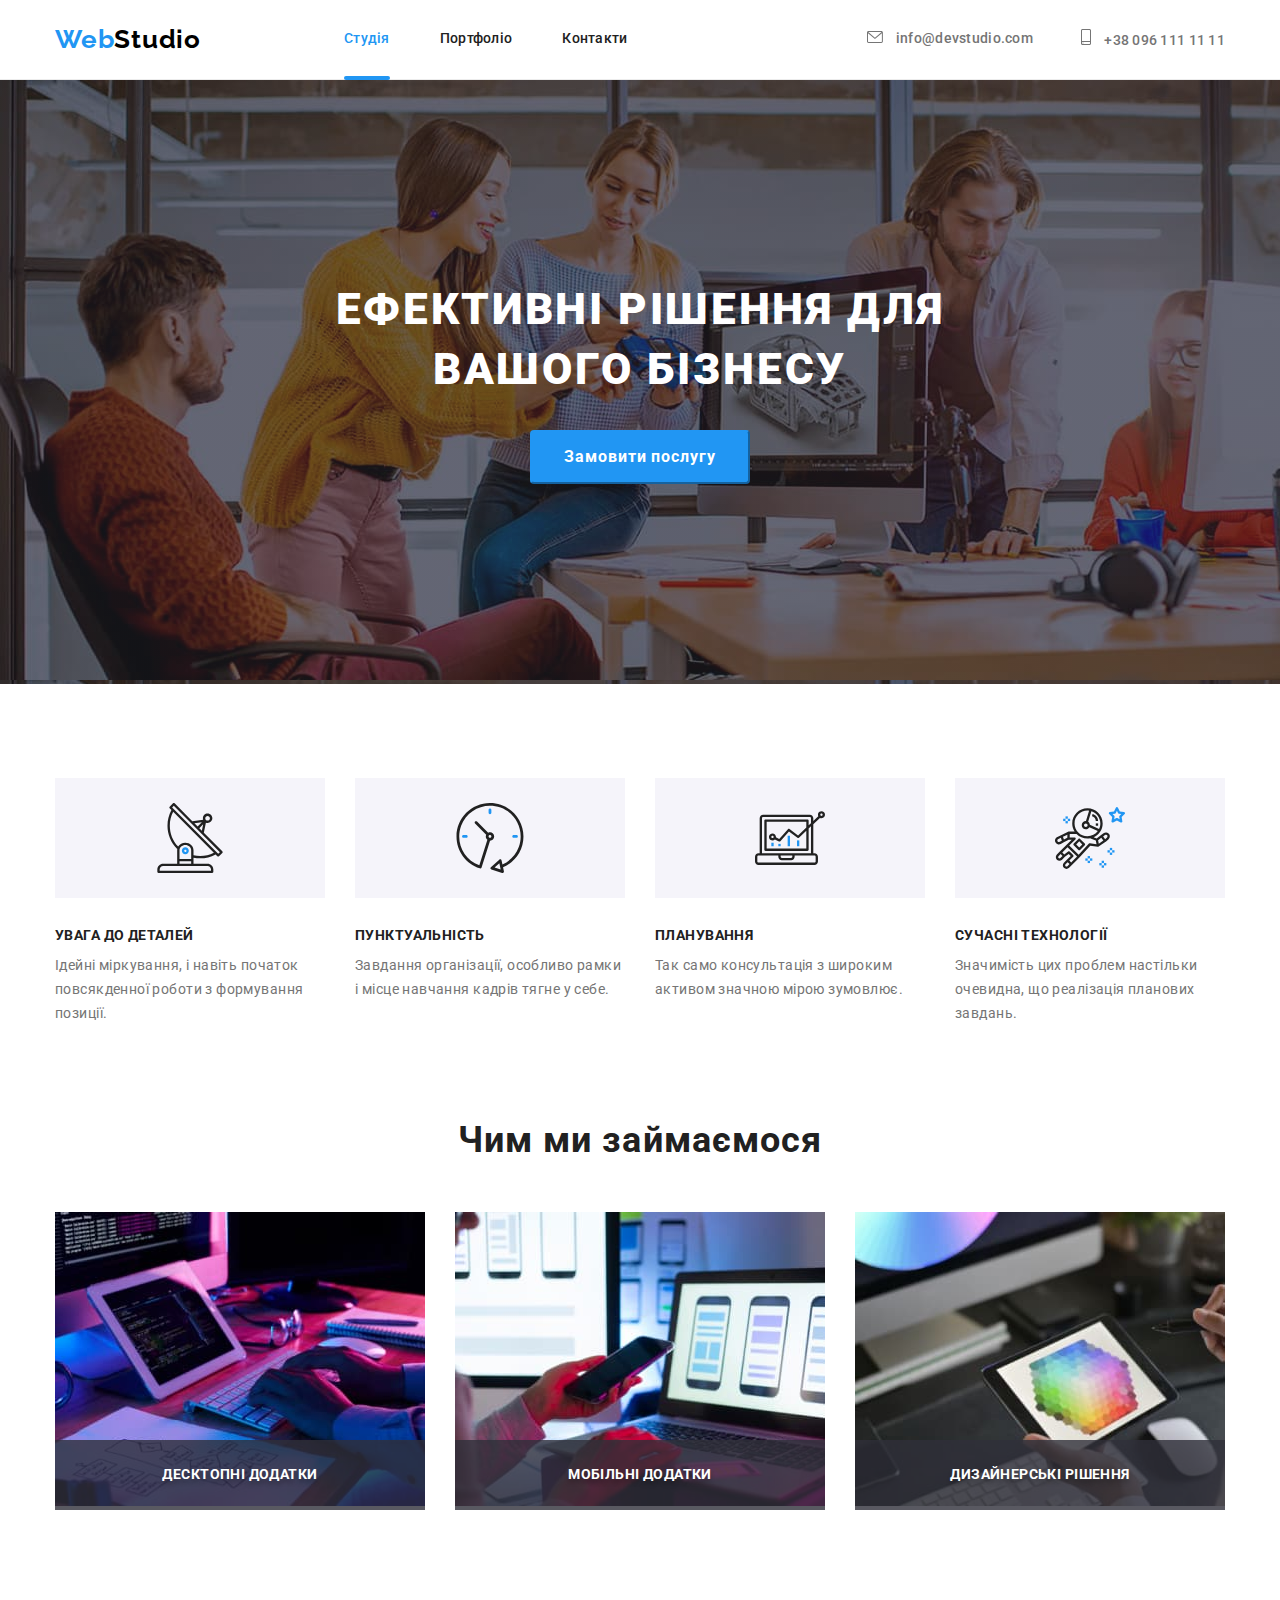
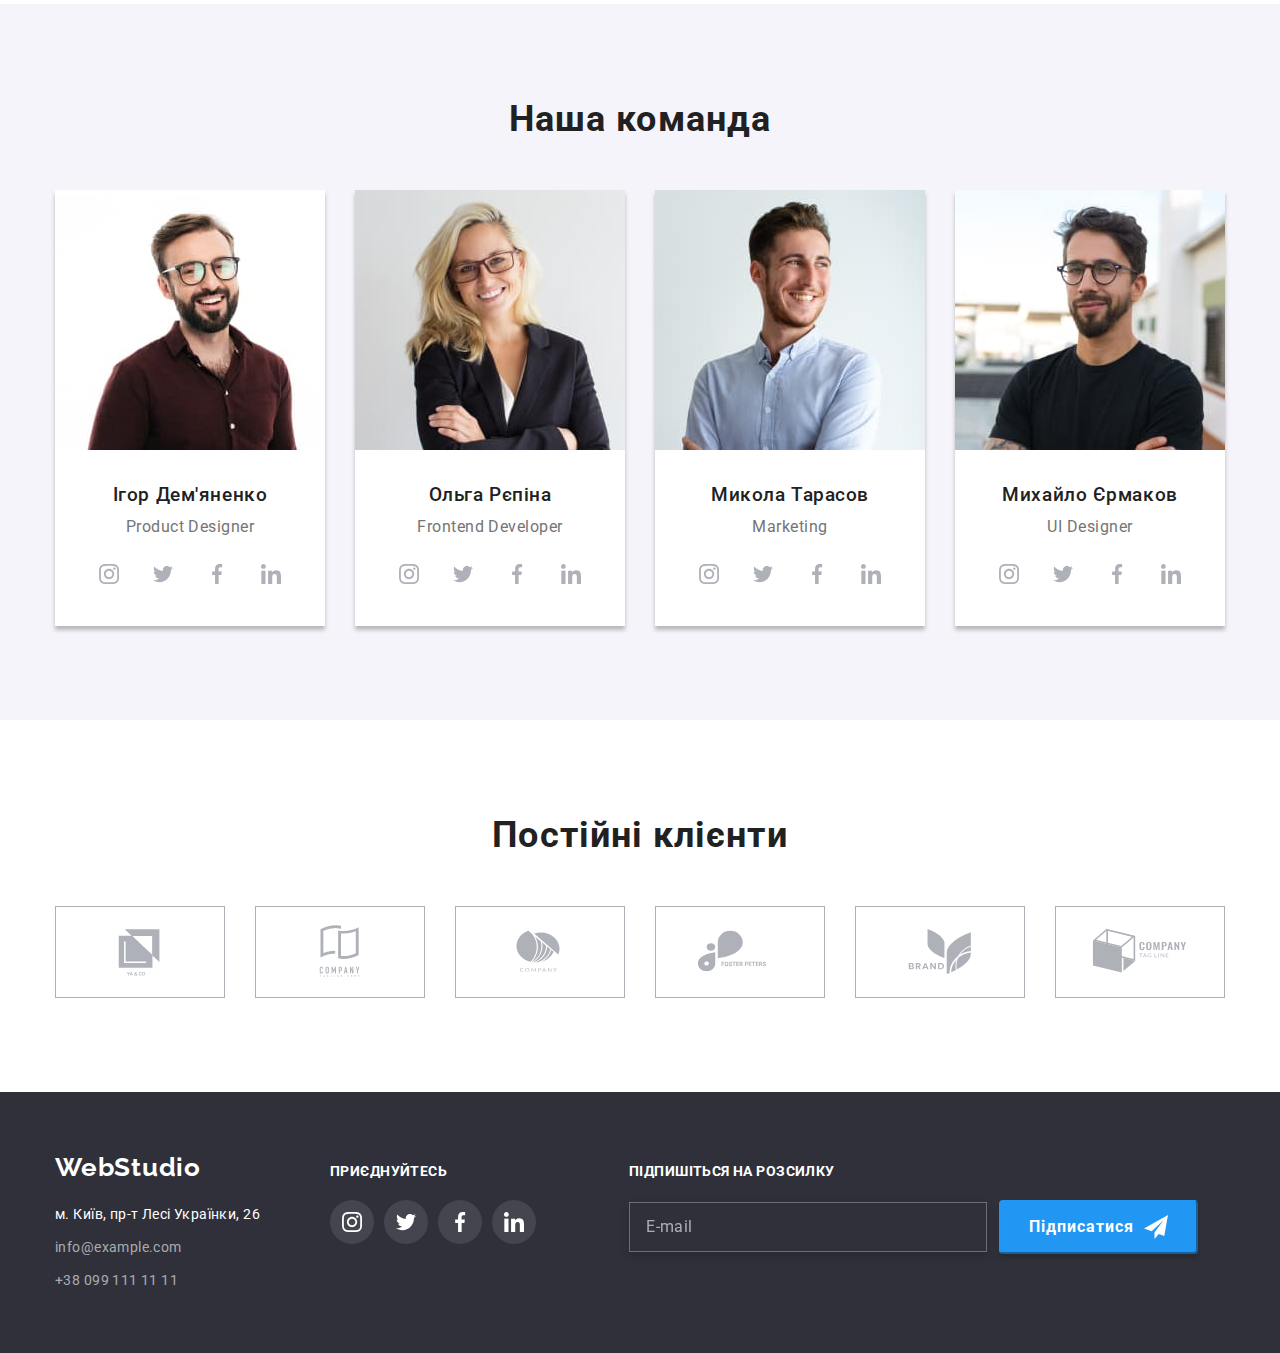
<file: index.html>
<!DOCTYPE html>
<html lang="uk">
  <head>
    <meta charset="UTF-8" />
    <meta http-equiv="X-UA-Compatible" content="IE=edge" />
    <meta name="viewport" content="width=device-width, initial-scale=1.0" />
    <title>Studio</title>
    <link rel="preconnect" href="https://fonts.googleapis.com" />
    <link rel="preconnect" href="https://fonts.gstatic.com" crossorigin />
    <link
      href="https://fonts.googleapis.com/css2?family=Raleway:wght@700;900&family=Roboto:wght@400;500;700;900&display=swap"
      rel="stylesheet"
    />
    <link
      rel="stylesheet"
      href="https://cdnjs.cloudflare.com/ajax/libs/modern-normalize/1.1.0/modern-normalize.min.css"
    />
    <link rel="stylesheet" href="./css/main.min.css" />
  </head>
  <body>
    <header class="header">
      <div class="container header__container">
        <nav class="navigation">
          <ul class="navigation__list list">
            <li class="navigation__item">
              <a href="" class="logo header__logo link"
                ><span class="logo--accent">Web</span>Studio</a
              >
            </li>
            <li class="navigation__item">
              <a href="" class="navigation__link link current">Студія</a>
            </li>
            <li class="navigation__item">
              <a href="./portfolio.html" class="navigation__link link"
                >Портфоліо</a
              >
            </li>
            <li class="navigation__item">
              <a href="" class="navigation__link link">Контакти</a>
            </li>
          </ul>
        </nav>
        <ul class="contacts__list list">
          <li class="contacts__item">
            <a href="mailto:info@devstudio.com" class="contacts__link link"
              ><svg class="contacts__icon" width="16" height="12">
                <use href="./images/symbol-defs.svg#icon-envelope"></use>
              </svg>
              info@devstudio.com
            </a>
          </li>
          <li class="contacts__item">
            <a href="tel:+380961111111" class="contacts__link link"
              ><svg class="contacts__icon" width="10" height="16">
                <use href="./images/symbol-defs.svg#icon-smartphone"></use>
              </svg>
              +38 096 111 11 11</a
            >
          </li>
        </ul>
      </div>
    </header>
    <main>
      <section class="hero">
        <div class="container hero__container">
          <h1 class="hero__title">Ефективні рішення для вашого бізнесу</h1>
          <button type="button" class="button hero__button" data-modal-open>
            Замовити послугу
          </button>
        </div>
      </section>
      <section class="advantages">
        <div class="container advantages__container">
          <h2 class="visually-hidden">Наші переваги</h2>
          <ul class="cards list">
            <li class="cards__item">
              <div class="cards__img">
                <svg class="cards__icon" width="70" height="70">
                  <use href="./images/symbol-defs.svg#icon-antenna"></use>
                </svg>
              </div>
              <h3 class="cards__title">Увага до деталей</h3>
              <p class="cards__text">
                Ідейні міркування, і навіть початок повсякденної роботи з
                формування позиції.
              </p>
            </li>
            <li class="cards__item">
              <div class="cards__img">
                <svg class="cards__icon" width="70" height="70">
                  <use href="./images/symbol-defs.svg#icon-clock"></use>
                </svg>
              </div>
              <h3 class="cards__title">Пунктуальність</h3>
              <p class="cards__text">
                Завдання організації, особливо рамки і місце навчання кадрів
                тягне у себе.
              </p>
            </li>
            <li class="cards__item">
              <div class="cards__img">
                <svg class="cards__icon" width="70" height="70">
                  <use href="./images/symbol-defs.svg#icon-diagram"></use>
                </svg>
              </div>
              <h3 class="cards__title">Планування</h3>
              <p class="cards__text">
                Так само консультація з широким активом значною мірою зумовлює.
              </p>
            </li>
            <li class="cards__item">
              <div class="cards__img">
                <svg class="cards__icon" width="70" height="70">
                  <use href="./images/symbol-defs.svg#icon-astronaut"></use>
                </svg>
              </div>
              <h3 class="cards__title">Сучасні технології</h3>
              <p class="cards__text">
                Значимість цих проблем настільки очевидна, що реалізація
                планових завдань.
              </p>
            </li>
          </ul>
        </div>
      </section>
      <section class="activity">
        <div class="container activity__container">
          <h2 class="activity__title">Чим ми займаємося</h2>
          <ul class="products-set list">
            <li class="products-set__item">
              <div class="products-set__img-wrap">
                <img
                  class="products-set__img"
                  src="./images/solution1.jpg"
                  alt="coding"
                  width="370"
                  height="294"
                />
                <div class="products-set__overlay">
                  <p class="products-set__text">Десктопні додатки</p>
                </div>
              </div>
            </li>
            <li class="products-set__item">
              <div class="products-set__img-wrap">
                <img
                  class="products-set__img"
                  src="./images/solution2.jpg"
                  alt="program-designing"
                  width="370"
                  height="294"
                />
                <div class="products-set__overlay">
                  <p class="products-set__text">Мобільні додатки</p>
                </div>
              </div>
            </li>
            <li class="products-set__item">
              <div class="products-set__img-wrap">
                <img
                  class="products-set__img"
                  src="./images/solution3.jpg"
                  alt="design"
                  width="370"
                  height="294"
                />
                <div class="products-set__overlay">
                  <p class="products-set__text">Дизайнерські рішення</p>
                </div>
              </div>
            </li>
          </ul>
        </div>
      </section>
      <section class="team">
        <div class="container team__container">
          <h2 class="team__title">Наша команда</h2>
          <ul class="cards-set list">
            <li class="cards-set__item">
              <img
                class="cards-set__img"
                src="./images/team1.jpg"
                alt="team_member_1"
                width="270"
                height="260"
              />
              <div class="cards-set__content">
                <h3 class="cards-set__title">Ігор Дем'яненко</h3>
                <p lang="en" class="cards-set__text">Product Designer</p>
                <ul class="social-icons list">
                  <li class="social-icons__item">
                    <a href="" class="social-icons__link link">
                      <svg class="social-icons__icon" width="20" height="20">
                        <use
                          href="./images/symbol-defs.svg#icon-instagram"
                        ></use>
                      </svg>
                    </a>
                  </li>
                  <li class="social-icons__item">
                    <a href="" class="social-icons__link link">
                      <svg class="social-icons__icon" width="20" height="20">
                        <use href="./images/symbol-defs.svg#icon-twitter"></use>
                      </svg>
                    </a>
                  </li>
                  <li class="social-icons__item">
                    <a href="" class="social-icons__link link">
                      <svg class="social-icons__icon" width="20" height="20">
                        <use
                          href="./images/symbol-defs.svg#icon-facebook"
                        ></use>
                      </svg>
                    </a>
                  </li>
                  <li class="social-icons__item">
                    <a href="" class="social-icons__link link">
                      <svg class="social-icons__icon" width="20" height="20">
                        <use
                          href="./images/symbol-defs.svg#icon-linkedin"
                        ></use>
                      </svg>
                    </a>
                  </li>
                </ul>
              </div>
            </li>
            <li class="cards-set__item">
              <img
                class="cards-set__img"
                src="./images/team2.jpg"
                alt="team_member_2"
                width="270"
                height="260"
              />
              <div class="cards-set__content">
                <h3 class="cards-set__title">Ольга Рєпіна</h3>
                <p lang="en" class="cards-set__text">Frontend Developer</p>
                <ul class="social-icons list">
                  <li class="social-icons__item">
                    <a href="" class="social-icons__link link">
                      <svg class="social-icons__icon" width="20" height="20">
                        <use
                          href="./images/symbol-defs.svg#icon-instagram"
                        ></use>
                      </svg>
                    </a>
                  </li>
                  <li class="social-icons__item">
                    <a href="" class="social-icons__link link">
                      <svg class="social-icons__icon" width="20" height="20">
                        <use href="./images/symbol-defs.svg#icon-twitter"></use>
                      </svg>
                    </a>
                  </li>
                  <li class="social-icons__item">
                    <a href="" class="social-icons__link link">
                      <svg class="social-icons__icon" width="20" height="20">
                        <use
                          href="./images/symbol-defs.svg#icon-facebook"
                        ></use>
                      </svg>
                    </a>
                  </li>
                  <li class="social-icons__item">
                    <a href="" class="social-icons__link link">
                      <svg class="social-icons__icon" width="20" height="20">
                        <use
                          href="./images/symbol-defs.svg#icon-linkedin"
                        ></use>
                      </svg>
                    </a>
                  </li>
                </ul>
              </div>
            </li>
            <li class="cards-set__item">
              <img
                class="cards-set__img"
                src="./images/team3.jpg"
                alt="team_member_3"
                width="270"
                height="260"
              />
              <div class="cards-set__content">
                <h3 class="cards-set__title">Микола Тарасов</h3>
                <p lang="en" class="cards-set__text">Marketing</p>
                <ul class="social-icons list">
                  <li class="social-icons__item">
                    <a href="" class="social-icons__link link">
                      <svg class="social-icons__icon" width="20" height="20">
                        <use
                          href="./images/symbol-defs.svg#icon-instagram"
                        ></use>
                      </svg>
                    </a>
                  </li>
                  <li class="social-icons__item">
                    <a href="" class="social-icons__link link">
                      <svg class="social-icons__icon" width="20" height="20">
                        <use href="./images/symbol-defs.svg#icon-twitter"></use>
                      </svg>
                    </a>
                  </li>
                  <li class="social-icons__item">
                    <a href="" class="social-icons__link link">
                      <svg class="social-icons__icon" width="20" height="20">
                        <use
                          href="./images/symbol-defs.svg#icon-facebook"
                        ></use>
                      </svg>
                    </a>
                  </li>
                  <li class="social-icons__item">
                    <a href="" class="social-icons__link link">
                      <svg class="social-icons__icon" width="20" height="20">
                        <use
                          href="./images/symbol-defs.svg#icon-linkedin"
                        ></use>
                      </svg>
                    </a>
                  </li>
                </ul>
              </div>
            </li>
            <li class="cards-set__item">
              <img
                class="cards-set__img"
                src="./images/team4.jpg"
                alt="team_member_4"
                width="270"
                height="260"
              />
              <div class="cards-set__content">
                <h3 class="cards-set__title">Михайло Єрмаков</h3>
                <p lang="en" class="cards-set__text">UI Designer</p>
                <ul class="social-icons list">
                  <li class="social-icons__item">
                    <a href="" class="social-icons__link link">
                      <svg class="social-icons__icon" width="20" height="20">
                        <use
                          href="./images/symbol-defs.svg#icon-instagram"
                        ></use>
                      </svg>
                    </a>
                  </li>
                  <li class="social-icons__item">
                    <a href="" class="social-icons__link link">
                      <svg class="social-icons__icon" width="20" height="20">
                        <use href="./images/symbol-defs.svg#icon-twitter"></use>
                      </svg>
                    </a>
                  </li>
                  <li class="social-icons__item">
                    <a href="" class="social-icons__link link">
                      <svg class="social-icons__icon" width="20" height="20">
                        <use
                          href="./images/symbol-defs.svg#icon-facebook"
                        ></use>
                      </svg>
                    </a>
                  </li>
                  <li class="social-icons__item">
                    <a href="" class="social-icons__link link">
                      <svg class="social-icons__icon" width="20" height="20">
                        <use
                          href="./images/symbol-defs.svg#icon-linkedin"
                        ></use>
                      </svg>
                    </a>
                  </li>
                </ul>
              </div>
            </li>
          </ul>
        </div>
      </section>
      <section class="clients">
        <div class="container clients__container">
          <h2 class="clients__title">Постійні клієнти</h2>
          <ul class="cards-list list">
            <li class="cards-list__item">
              <a href="" class="cards-list__link link">
                <svg class="cards-list__icon" width="106" height="60">
                  <use href="./images/symbol-defs.svg#icon-logo-1"></use>
                </svg>
              </a>
            </li>
            <li class="cards-list__item">
              <a href="" class="cards-list__link link">
                <svg class="cards-list__icon" width="106" height="60">
                  <use href="./images/symbol-defs.svg#icon-logo-2"></use>
                </svg>
              </a>
            </li>
            <li class="cards-list__item">
              <a href="" class="cards-list__link link">
                <svg class="cards-list__icon" width="106" height="60">
                  <use href="./images/symbol-defs.svg#icon-logo-3"></use>
                </svg>
              </a>
            </li>
            <li class="cards-list__item">
              <a href="" class="cards-list__link link">
                <svg class="cards-list__icon" width="106" height="60">
                  <use href="./images/symbol-defs.svg#icon-logo-4"></use>
                </svg>
              </a>
            </li>
            <li class="cards-list__item">
              <a href="" class="cards-list__link link">
                <svg class="cards-list__icon" width="106" height="60">
                  <use href="./images/symbol-defs.svg#icon-logo-5"></use>
                </svg>
              </a>
            </li>
            <li class="cards-list__item">
              <a href="" class="cards-list__link link">
                <svg class="cards-list__icon" width="106" height="60">
                  <use href="./images/symbol-defs.svg#icon-logo-6"></use>
                </svg>
              </a>
            </li>
          </ul>
        </div>
      </section>
    </main>
    <footer class="footer">
      <div class="container footer__container">
        <div class="address-wrap">
          <a href="" class="logo footer__logo link"
            ><span class="logo-accent">Web</span>Studio</a
          >
          <address class="address">
            <ul class="address__list list">
              <li class="address__item">
                <a
                  href="https://goo.gl/maps/ePNzgXtJ5XjrzMhz8"
                  class="address__link link"
                  target="_blank"
                  rel="noopener nofollow noreferrer"
                  >м. Київ, пр-т Лесі Українки, 26</a
                >
              </li>
              <li class="address__item">
                <a class="address__contacts link" href="mailto:info@example.com"
                  >info@example.com</a
                >
              </li>
              <li class="address__item">
                <a class="address__contacts link" href="tel:+380991111111"
                  >+38 099 111 11 11</a
                >
              </li>
            </ul>
          </address>
        </div>
        <div class="footer-contacts">
          <p class="footer-contacts__title">приєднуйтесь</p>
          <ul class="soc-media list">
            <li class="soc-media__item">
              <a href="" class="soc-media__link link">
                <svg class="soc-media__icon" width="20" height="20">
                  <use href="./images/symbol-defs.svg#icon-instagram"></use>
                </svg>
              </a>
            </li>
            <li class="soc-media__item">
              <a href="" class="soc-media__link link">
                <svg class="soc-media__icon" width="20" height="20">
                  <use href="./images/symbol-defs.svg#icon-twitter"></use>
                </svg>
              </a>
            </li>
            <li class="soc-media__item">
              <a href="" class="soc-media__link link">
                <svg class="soc-media__icon" width="20" height="20">
                  <use href="./images/symbol-defs.svg#icon-facebook"></use>
                </svg>
              </a>
            </li>
            <li class="soc-media__item">
              <a href="" class="soc-media__link link">
                <svg class="soc-media__icon" width="20" height="20">
                  <use href="./images/symbol-defs.svg#icon-linkedin"></use>
                </svg>
              </a>
            </li>
          </ul>
        </div>
        <div class="subscribe-form">
          <b class="subscribe-form__title">підпишіться на розсилку</b>
          <div class="subscribe-form__content">
            <label class="subscribe-form__label">
              <input
                class="subscribe-form__input"
                type="email"
                name="user-email"
                placeholder="E-mail"
              />
            </label>
            <button class="button subscribe-form__btn" type="submit">
              <span class="subscribe-form__text">Підписатися</span>
              <svg class="subscribe-form__icon" width="24" height="24">
                <use href="./images/symbol-defs.svg#icon-send"></use>
              </svg>
            </button>
          </div>
        </div>
      </div>
    </footer>

    <div class="backdrop is-hidden" data-modal>
      <div class="modal">
        <button class="close-btn" data-modal-close>
          <svg class="close-btn_icon" width="18" height="18">
            <use href="./images/symbol-defs.svg#icon-close"></use>
          </svg>
        </button>
        <h2 class="modal__title">Залиште свої дані, ми вам передзвонимо</h2>

        <label for="user-name" class="modal__label">
          <span class="modal__text">Ім'я</span>
          <span class="input-wrap">
            <input
              type="text"
              name="user-name"
              class="modal__input"
              id="user-name"
            />
            <svg class="modal__icons" width="18" height="18">
              <use href="./images/symbol-defs.svg#icon-user"></use>
            </svg>
          </span>
        </label>

        <label class="modal__label">
          <span class="modal__text">Телефон</span>
          <span class="input-wrap">
            <input type="tel" name="user-phone" class="modal__input" />
            <svg class="modal__icons" width="18" height="18">
              <use href="./images/symbol-defs.svg#icon-phone"></use>
            </svg>
          </span>
        </label>

        <label class="modal__label">
          <span class="modal__text">Пошта</span>
          <span class="input-wrap">
            <input type="email" name="user-email" class="modal__input" />
            <svg class="modal__icons" width="18" height="18">
              <use href="./images/symbol-defs.svg#icon-email"></use>
            </svg>
          </span>
        </label>

        <label class="modal__label label__comment">
          <span class="modal__text">Коментар</span>
          <textarea
            name="comment"
            placeholder="Введіть текст"
            class="modal__comment"
            id="comment"
          ></textarea>
        </label>

        <label class="agreement">
          <input
            type="checkbox"
            name="agreement"
            value="agreement"
            class="agreement__input visually-hidden"
          />
          <span class="checkbox__field">
            <svg class="checkbox__icon" width="16" height="15">
              <use href="./images/symbol-defs.svg#icon-checked"></use>
            </svg>
          </span>
          <span class="agreement__text"
            >Погоджуюся з розсилкою та приймаю
            <a href="" class="agreement__link link">Умови договору</a></span
          >
        </label>

        <button type="submit" class="button button--send-form">
          Відправити
        </button>
      </div>
    </div>

    <script src="./js/modal.js"></script>
  </body>
</html>
</file>
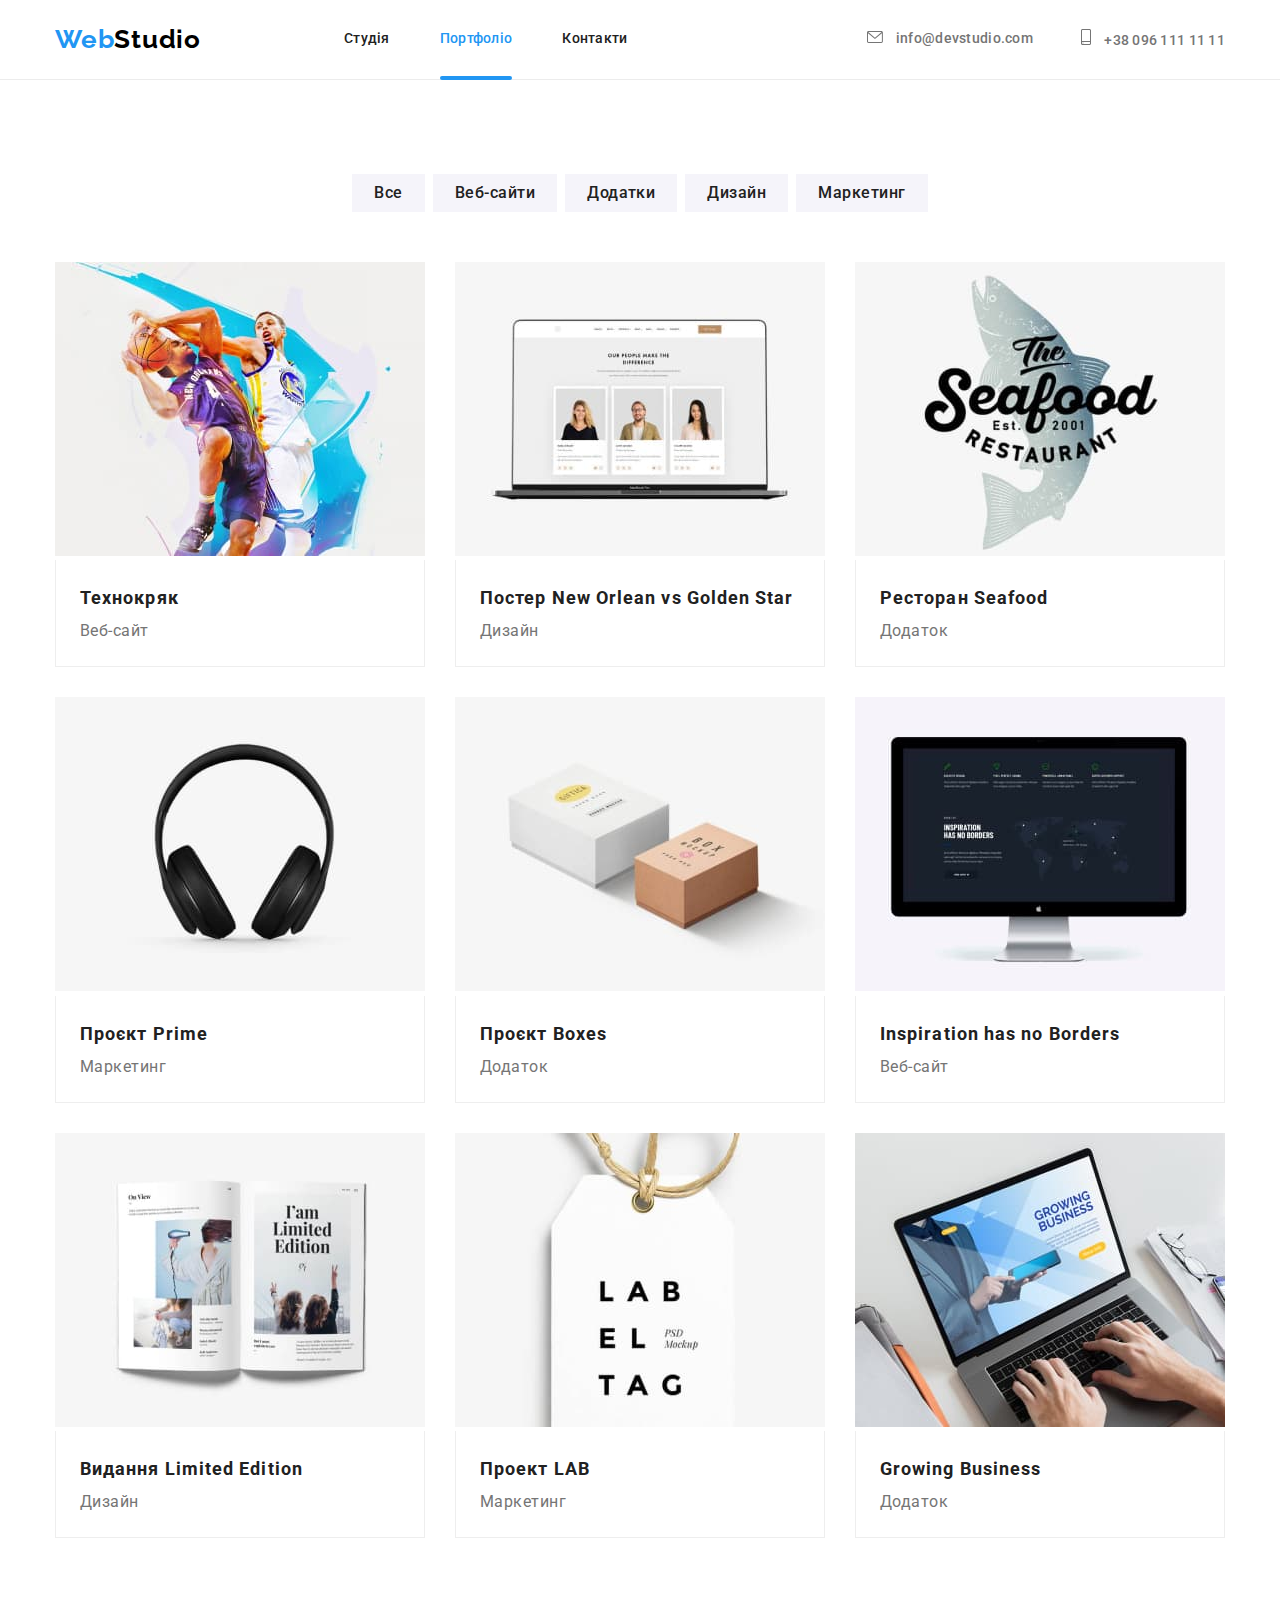
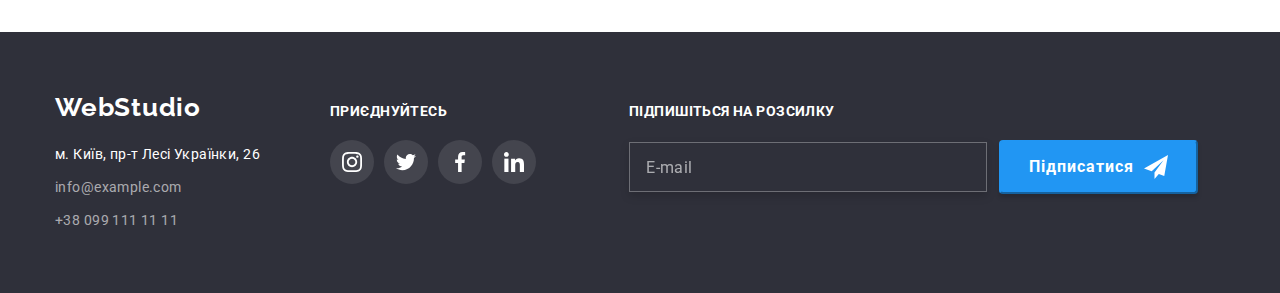
<file: portfolio.html>
<!DOCTYPE html>
<html lang="uk">
  <head>
    <meta charset="UTF-8" />
    <meta http-equiv="X-UA-Compatible" content="IE=edge" />
    <meta name="viewport" content="width=device-width, initial-scale=1.0" />
    <title>Portfolio</title>
    <link rel="preconnect" href="https://fonts.googleapis.com" />
    <link rel="preconnect" href="https://fonts.gstatic.com" crossorigin />
    <link
      href="https://fonts.googleapis.com/css2?family=Raleway:wght@700;900&family=Roboto:wght@400;500;700;900&display=swap"
      rel="stylesheet"
    />
    <link
      rel="stylesheet"
      href="https://cdnjs.cloudflare.com/ajax/libs/modern-normalize/1.1.0/modern-normalize.min.css"
    />
    <link rel="stylesheet" href="./css/main.min.css" />
  </head>
  <body>
    <header class="header">
      <div class="container header__container">
        <nav class="navigation">
          <ul class="navigation__list list">
            <li class="navigation__item">
              <a href="" class="logo header__logo link"
                ><span class="logo--accent">Web</span>Studio</a
              >
            </li>
            <li class="navigation__item">
              <a href="./index.html" class="navigation__link link">Студія</a>
            </li>
            <li class="navigation__item">
              <a href="" class="navigation__link link current">Портфоліо</a>
            </li>
            <li class="navigation__item">
              <a href="" class="navigation__link link">Контакти</a>
            </li>
          </ul>
        </nav>
        <ul class="contacts__list list">
          <li class="contacts__item">
            <a href="mailto:info@devstudio.com" class="contacts__link link"
              ><svg class="contacts__icon" width="16" height="12">
                <use href="./images/symbol-defs.svg#icon-envelope"></use>
              </svg>
              info@devstudio.com
            </a>
          </li>
          <li class="contacts__item">
            <a href="tel:+380961111111" class="contacts__link link"
              ><svg class="contacts__icon" width="10" height="16">
                <use href="./images/symbol-defs.svg#icon-smartphone"></use>
              </svg>
              +38 096 111 11 11</a
            >
          </li>
        </ul>
      </div>
    </header>
    <main>
      <section class="filters">
        <div class="container filters__container">
          <h1 class="filters__title visually-hidden">Our projects</h1>
          <ul class="site-nav list">
            <li class="site-nav__item">
              <button class="site-nav__btn" type="button">Все</button>
            </li>
            <li class="site-nav__item">
              <button class="site-nav__btn" type="button">Веб-сайти</button>
            </li>
            <li class="site-nav__item">
              <button class="site-nav__btn" type="button">Додатки</button>
            </li>
            <li class="site-nav__item">
              <button class="site-nav__btn" type="button">Дизайн</button>
            </li>
            <li class="site-nav__item">
              <button class="site-nav__btn" type="button">Маркетинг</button>
            </li>
          </ul>
          <ul class="product-cards list">
            <li class="product-cards__item">
              <a class="product-cards__link link" href="">
                <div class="product-cards__image">
                  <img
                    src="./images/technokriak.jpg"
                    alt="веб-сайт"
                    width="370"
                    height="294"
                  />
                  <div class="product-cards__overlay">
                    <p class="product-cards__text">
                      Ресурс пропонує комплексні пропозиції з різним рівнем
                      функціоналу та сервісів. Все це дозволить відвідувачу
                      отримати вичерпні відомості про компанію чи приватну
                      особу.
                    </p>
                  </div>
                </div>
                <div class="product-cards__description">
                  <h2 class="product-cards__title">Технокряк</h2>
                  <p class="product-cards__type">Веб-сайт</p>
                </div>
              </a>
            </li>
            <li class="product-cards__item">
              <a class="product-cards__link link" href="">
                <div class="product-cards__image">
                  <img
                    src="./images/new-orlean.jpg"
                    alt="баскетбол постер"
                    width="370"
                    height="294"
                  />
                  <div class="product-cards__overlay">
                    <p class="product-cards__text">
                      Lorem ipsum, dolor sit amet consectetur adipisicing elit.
                      Nemo, eum.
                    </p>
                  </div>
                </div>
                <div class="product-cards__description">
                  <h2 lang="en" class="product-cards__title">
                    Постер New Orlean vs Golden Star
                  </h2>
                  <p class="product-cards__type">Дизайн</p>
                </div>
              </a>
            </li>

            <li class="product-cards__item">
              <a class="product-cards__link link" href="">
                <div class="product-cards__image">
                  <img
                    src="./images/seafood.jpg"
                    alt="емблема ресторану морепродуктів"
                    width="370"
                    height="294"
                  />
                  <div class="product-cards__overlay">
                    <p class="product-cards__text">
                      Lorem ipsum, dolor sit amet consectetur adipisicing elit.
                      Nemo, eum.
                    </p>
                  </div>
                </div>
                <div class="product-cards__description">
                  <h2 class="product-cards__title">Ресторан Seafood</h2>
                  <p class="product-cards__type">Додаток</p>
                </div>
              </a>
            </li>

            <li class="product-cards__item">
              <a class="product-cards__link link" href="">
                <div class="product-cards__image">
                  <img
                    src="./images/prime.jpg"
                    alt="навушники"
                    width="370"
                    height="294"
                  />
                  <div class="product-cards__overlay">
                    <p class="product-cards__text">
                      Lorem ipsum, dolor sit amet consectetur adipisicing elit.
                      Nemo, eum.
                    </p>
                  </div>
                </div>
                <div class="product-cards__description">
                  <h2 lang="en" class="product-cards__title">Проєкт Prime</h2>
                  <p class="product-cards__type">Маркетинг</p>
                </div>
              </a>
            </li>

            <li class="product-cards__item">
              <a class="product-cards__link link" href="">
                <div class="product-cards__image">
                  <img
                    src="./images/boxes.jpg"
                    alt="коробки"
                    width="370"
                    height="294"
                  />
                  <div class="product-cards__overlay">
                    <p class="product-cards__text">
                      Lorem ipsum, dolor sit amet consectetur adipisicing elit.
                      Nemo, eum.
                    </p>
                  </div>
                </div>
                <div class="product-cards__description">
                  <h2 lang="en" class="product-cards__title">Проєкт Boxes</h2>
                  <p class="product-cards__type">Додаток</p>
                </div>
              </a>
            </li>

            <li class="product-cards__item">
              <a class="product-cards__link link" href="">
                <div class="product-cards__image">
                  <img
                    src="./images/inspiration.jpg"
                    alt="екран комп'ютера"
                    width="370"
                    height="294"
                  />
                  <div class="product-cards__overlay">
                    <p class="product-cards__text">
                      Lorem ipsum, dolor sit amet consectetur adipisicing elit.
                      Nemo, eum.
                    </p>
                  </div>
                </div>
                <div class="product-cards__description">
                  <h2 lang="en" class="product-cards__title">
                    Inspiration has no Borders
                  </h2>
                  <p class="product-cards__type">Веб-сайт</p>
                </div>
              </a>
            </li>

            <li class="product-cards__item">
              <a class="product-cards__link link" href="">
                <div class="product-cards__image">
                  <img
                    src="./images/limited-edition.jpg"
                    alt="відкритий журнал"
                    width="370"
                    height="294"
                  />
                  <div class="product-cards__overlay">
                    <p class="product-cards__text">
                      Lorem ipsum, dolor sit amet consectetur adipisicing elit.
                      Nemo, eum.
                    </p>
                  </div>
                </div>
                <div class="product-cards__description">
                  <h2 lang="en" class="product-cards__title">
                    Видання Limited Edition
                  </h2>
                  <p class="product-cards__type">Дизайн</p>
                </div>
              </a>
            </li>

            <li class="product-cards__item">
              <a class="product-cards__link link" href="">
                <div class="product-cards__image">
                  <img
                    src="./images/lab.jpg"
                    alt="етикетка"
                    width="370"
                    height="294"
                  />
                  <div class="product-cards__overlay">
                    <p class="product-cards__text">
                      Lorem ipsum, dolor sit amet consectetur adipisicing elit.
                      Nemo, eum.
                    </p>
                  </div>
                </div>
                <div class="product-cards__description">
                  <h2 class="product-cards__title">Проект LAB</h2>
                  <p class="product-cards__type">Маркетинг</p>
                </div>
              </a>
            </li>

            <li class="product-cards__item">
              <a class="product-cards__link link" href="">
                <div class="product-cards__image">
                  <img
                    src="./images/growing-bussines.jpg"
                    alt="ноутбук"
                    width="370"
                    height="294"
                  />
                  <div class="product-cards__overlay">
                    <p class="product-cards__text">
                      Lorem ipsum, dolor sit amet consectetur adipisicing elit.
                      Nemo, eum.
                    </p>
                  </div>
                </div>
                <div class="product-cards__description">
                  <h2 lang="en" class="product-cards__title">
                    Growing Business
                  </h2>
                  <p class="product-cards__type">Додаток</p>
                </div>
              </a>
            </li>
          </ul>
        </div>
      </section>
    </main>
    <footer class="footer">
      <div class="container footer__container">
        <div class="address-wrap">
          <a href="" class="logo footer__logo link"
            ><span class="logo-accent">Web</span>Studio</a
          >
          <address class="address">
            <ul class="address__list list">
              <li class="address__item">
                <a
                  href="https://goo.gl/maps/ePNzgXtJ5XjrzMhz8"
                  class="address__link link"
                  target="_blank"
                  rel="noopener nofollow noreferrer"
                  >м. Київ, пр-т Лесі Українки, 26</a
                >
              </li>
              <li class="address__item">
                <a class="address__contacts link" href="mailto:info@example.com"
                  >info@example.com</a
                >
              </li>
              <li class="address__item">
                <a class="address__contacts link" href="tel:+380991111111"
                  >+38 099 111 11 11</a
                >
              </li>
            </ul>
          </address>
        </div>
        <div class="footer-contacts">
          <p class="footer-contacts__title">приєднуйтесь</p>
          <ul class="soc-media list">
            <li class="soc-media__item">
              <a href="" class="soc-media__link link">
                <svg class="soc-media__icon" width="20" height="20">
                  <use href="./images/symbol-defs.svg#icon-instagram"></use>
                </svg>
              </a>
            </li>
            <li class="soc-media__item">
              <a href="" class="soc-media__link link">
                <svg class="soc-media__icon" width="20" height="20">
                  <use href="./images/symbol-defs.svg#icon-twitter"></use>
                </svg>
              </a>
            </li>
            <li class="soc-media__item">
              <a href="" class="soc-media__link link">
                <svg class="soc-media__icon" width="20" height="20">
                  <use href="./images/symbol-defs.svg#icon-facebook"></use>
                </svg>
              </a>
            </li>
            <li class="soc-media__item">
              <a href="" class="soc-media__link link">
                <svg class="soc-media__icon" width="20" height="20">
                  <use href="./images/symbol-defs.svg#icon-linkedin"></use>
                </svg>
              </a>
            </li>
          </ul>
        </div>
        <div class="subscribe-form">
          <b class="subscribe-form__title">підпишіться на розсилку</b>
          <div class="subscribe-form__content">
            <label class="subscribe-form__label">
              <input
                class="subscribe-form__input"
                type="email"
                name="user-email"
                placeholder="E-mail"
              />
            </label>
            <button class="button subscribe-form__btn" type="submit">
              <span class="subscribe-form__text">Підписатися</span>
              <svg class="subscribe-form__icon" width="24" height="24">
                <use href="./images/symbol-defs.svg#icon-send"></use>
              </svg>
            </button>
          </div>
        </div>
      </div>
    </footer>
  </body>
</html>
</file>
<file: css/main.min.css>
.list{list-style:none;padding:0;margin:0}.link{text-decoration:none;margin:0;padding:0}body{font-family:"Roboto",sans-serif;font-style:normal;font-weight:400}*,*::before,*::after{-webkit-box-sizing:border-box;box-sizing:border-box}p,h1,h2,h3,h4,h5,h6{margin:0}ul{margin:0;padding:0}.visually-hidden{position:absolute;width:1px;height:1px;margin:-1px;border:0;padding:0;white-space:nowrap;-webkit-clip-path:inset(100%);clip-path:inset(100%);clip:rect(0 0 0 0);overflow:hidden}.container{width:1200px;padding-left:15px;padding-right:15px;margin:0 auto}.footer{padding-top:60px;padding-left:auto;padding-bottom:60px;padding-right:auto;text-align:left;background-color:#2f303a}.backdrop{position:fixed;width:100%;height:100%;top:0;left:0;background:rgba(0,0,0,.2);opacity:1;-webkit-transition:opacity 250ms cubic-bezier(0.4, 0, 0.2, 1);transition:opacity 250ms cubic-bezier(0.4, 0, 0.2, 1)}.backdrop.is-hidden{opacity:0;pointer-events:none}.backdrop.is-hidden .modal{-webkit-transform:translate(-50%, -50%) scale(0.8);transform:translate(-50%, -50%) scale(0.8)}.modal{position:absolute;top:50%;left:50%;-webkit-transform:translate(-50%, -50%) scale(1);transform:translate(-50%, -50%) scale(1);padding:40px;width:528px;min-height:581px;border-radius:4px;background-color:#fff;-webkit-box-shadow:0px 1px 3px rgba(0,0,0,.12),0px 1px 1px rgba(0,0,0,.14),0px 2px 1px rgba(0,0,0,.2);box-shadow:0px 1px 3px rgba(0,0,0,.12),0px 1px 1px rgba(0,0,0,.14),0px 2px 1px rgba(0,0,0,.2);-webkit-transition:-webkit-transform 250ms cubic-bezier(0.4, 0, 0.2, 1);transition:-webkit-transform 250ms cubic-bezier(0.4, 0, 0.2, 1);transition:transform 250ms cubic-bezier(0.4, 0, 0.2, 1);transition:transform 250ms cubic-bezier(0.4, 0, 0.2, 1), -webkit-transform 250ms cubic-bezier(0.4, 0, 0.2, 1)}.modal__title{margin-bottom:12px;font-weight:700;font-size:20px;line-height:1.15;text-align:center;letter-spacing:.03em;color:#212121}.modal__label{display:block;margin-bottom:10px;font-weight:400;font-size:12px;line-height:1.17;letter-spacing:.01em;color:#757575}.modal__text{display:block;margin-bottom:4px}.modal__input{height:40px;width:100%;padding-left:43px;border:1px solid rgba(33,33,33,.2);border-radius:4px;-webkit-transition:outline 250ms cubic-bezier(0.4, 0, 0.2, 1);transition:outline 250ms cubic-bezier(0.4, 0, 0.2, 1)}.modal__input:focus{outline:1px solid #2196f3}.modal__icons{position:absolute;top:0;left:0;-webkit-transform:translate(50%, 50%);transform:translate(50%, 50%);-webkit-transition:fill 250ms cubic-bezier(0.4, 0, 0.2, 1);transition:fill 250ms cubic-bezier(0.4, 0, 0.2, 1)}.modal__input:focus+.modal__icons{fill:#2196f3}.modal__comment{height:120px;width:100%;resize:none;padding:12px 16px;border:1px solid rgba(33,33,33,.2);border-radius:4px;font-weight:400;font-size:12px;line-height:1.17;letter-spacing:.01em;-webkit-transition:outline 250ms cubic-bezier(0.4, 0, 0.2, 1);transition:outline 250ms cubic-bezier(0.4, 0, 0.2, 1)}.modal__comment:focus{outline:1px solid #2196f3}.input-wrap{position:relative;display:inline-block;width:100%;height:40px}.label__comment{margin-bottom:20px}.agreement{display:-webkit-box;display:-ms-flexbox;display:flex;-webkit-box-orient:horizontal;-webkit-box-direction:normal;-ms-flex-direction:row;flex-direction:row;-webkit-box-pack:center;-ms-flex-pack:center;justify-content:center;-webkit-box-align:center;-ms-flex-align:center;align-items:center;margin-bottom:30px}.agreement__text{font-weight:400;font-size:14px;line-height:24px;letter-spacing:.03em;color:#757575}.agreement__link{border-bottom:1px solid #2196f3;color:#2196f3}.checkbox__field{display:-webkit-box;display:-ms-flexbox;display:flex;-webkit-box-align:center;-ms-flex-align:center;align-items:center;-webkit-box-pack:center;-ms-flex-pack:center;justify-content:center;margin-right:7px;width:16px;height:15px;border:2px solid #212121;border-radius:3px;-webkit-transition:border-color 250ms cubic-bezier(0.4, 0, 0.2, 1),background-color 250ms cubic-bezier(0.4, 0, 0.2, 1);transition:border-color 250ms cubic-bezier(0.4, 0, 0.2, 1),background-color 250ms cubic-bezier(0.4, 0, 0.2, 1)}.agreement__input:checked+.checkbox__field{background-color:#2196f3;border-color:#2196f3}.agreement__input:focus+.checkbox__field{border-color:#2196f3}.checkbox__icon{fill:rgba(0,0,0,0);-webkit-transition:fill 250ms cubic-bezier(0.4, 0, 0.2, 1);transition:fill 250ms cubic-bezier(0.4, 0, 0.2, 1)}.agreement__input:checked+.checkbox__field .checkbox__icon{fill:#fff}.close-btn{position:absolute;top:8px;right:8px;display:-webkit-box;display:-ms-flexbox;display:flex;-webkit-box-align:center;-ms-flex-align:center;align-items:center;-webkit-box-pack:center;-ms-flex-pack:center;justify-content:center;width:30px;height:30px;border-radius:50%;background-color:#fff;border:1px solid rgba(0,0,0,.1);-webkit-filter:drop-shadow(0px 4px 4px rgba(0, 0, 0, 0.25));filter:drop-shadow(0px 4px 4px rgba(0, 0, 0, 0.25))}.button--send-form{display:block;-webkit-box-align:center;-ms-flex-align:center;align-items:center;text-align:center;padding:10px 52px;min-width:200px;margin:0 auto;-webkit-box-shadow:0px 4px 4px rgba(0,0,0,.15);box-shadow:0px 4px 4px rgba(0,0,0,.15)}.subscribe-form__title{display:inline-block;margin-bottom:20px;text-align:left;font-weight:700;font-size:14px;line-height:1.14;letter-spacing:.03em;text-transform:uppercase;color:#fff}.subscribe-form__content{display:-webkit-box;display:-ms-flexbox;display:flex;-webkit-box-pack:center;-ms-flex-pack:center;justify-content:center;-webkit-box-align:center;-ms-flex-align:center;align-items:center}.subscribe-form__btn{display:-webkit-box;display:-ms-flexbox;display:flex;-webkit-box-align:center;-ms-flex-align:center;align-items:center;-webkit-box-pack:center;-ms-flex-pack:center;justify-content:center;padding-top:10px;padding-right:28px;padding-bottom:10px;padding-left:28px;-webkit-box-shadow:0px 4px 4px rgba(0,0,0,.15);box-shadow:0px 4px 4px rgba(0,0,0,.15)}.subscribe-form__label{margin-right:12px}.subscribe-form__text{margin-right:10px}.subscribe-form__icon{-ms-flex-item-align:center;align-self:center}.subscribe-form__input{width:358px;height:50px;padding-left:16px;border:1px solid rgba(255,255,255,.3);font-weight:400;font-size:16px;line-height:1.25;letter-spacing:.03em;text-align:left;-webkit-filter:drop-shadow(0px 4px 4px rgba(0, 0, 0, 0.15));filter:drop-shadow(0px 4px 4px rgba(0, 0, 0, 0.15));background-color:#2f303a;color:rgba(255,255,255,.6)}.subscribe-form__input::-webkit-input-placeholder{font-weight:400;font-size:16px;line-height:1.25;letter-spacing:.03em;text-align:left;color:rgba(255,255,255,.6)}.subscribe-form__input::-moz-placeholder{font-weight:400;font-size:16px;line-height:1.25;letter-spacing:.03em;text-align:left;color:rgba(255,255,255,.6)}.subscribe-form__input:-ms-input-placeholder{font-weight:400;font-size:16px;line-height:1.25;letter-spacing:.03em;text-align:left;color:rgba(255,255,255,.6)}.subscribe-form__input::-ms-input-placeholder{font-weight:400;font-size:16px;line-height:1.25;letter-spacing:.03em;text-align:left;color:rgba(255,255,255,.6)}.subscribe-form__input::placeholder{font-weight:400;font-size:16px;line-height:1.25;letter-spacing:.03em;text-align:left;color:rgba(255,255,255,.6)}.logo{display:-webkit-box;display:-ms-flexbox;display:flex;-webkit-box-align:center;-ms-flex-align:center;align-items:center;font-family:"Raleway",sans-serif;color:#000;font-weight:700;font-size:26px;line-height:1.19;letter-spacing:.03em}.button{font-family:inherit;font-weight:700;font-size:16px;line-height:1.88;letter-spacing:.06em;color:#fff;background-color:#2196f3;border-radius:4px;border-color:#2196f3}.header{padding-top:24px;padding-bottom:24px;border-bottom:1px solid #ececec;background-color:#fff}.header__container{display:-webkit-box;display:-ms-flexbox;display:flex;-webkit-box-align:center;-ms-flex-align:center;align-items:center}.navigation__list{display:-webkit-box;display:-ms-flexbox;display:flex;-webkit-box-align:center;-ms-flex-align:center;align-items:center;font-weight:500;font-size:14px;line-height:1.14;letter-spacing:.02em}.header__logo{margin-right:93px;-webkit-transition:color 250ms cubic-bezier(0.4, 0, 0.2, 1);transition:color 250ms cubic-bezier(0.4, 0, 0.2, 1)}.header__logo:hover,.header__logo:focus{color:#2196f3}.logo--accent{color:#2196f3}.navigation__item:not(:last-child){margin-right:50px}.navigation__item .current::after{content:"";position:absolute;width:100%;height:4px;left:0;bottom:-28px;border-radius:2px;background-color:#2196f3}.navigation__link{display:block;position:relative;padding-top:5px;padding-bottom:5px;color:#212121;-webkit-transition:color 250ms cubic-bezier(0.4, 0, 0.2, 1);transition:color 250ms cubic-bezier(0.4, 0, 0.2, 1)}.navigation__link:hover,.navigation__link:focus{color:#2196f3}.navigation__link.current{color:#2196f3}.contacts__list{display:-webkit-box;display:-ms-flexbox;display:flex;margin-left:auto}.contacts__item{display:-webkit-box;display:-ms-flexbox;display:flex;-webkit-box-pack:center;-ms-flex-pack:center;justify-content:center;-webkit-box-align:center;-ms-flex-align:center;align-items:center}.contacts__item:not(:last-child){margin-right:48px}.contacts__link{justify-items:center;padding-top:5px;padding-bottom:5px;color:#757575;font-weight:500;font-size:14px;line-height:1.14;letter-spacing:.02em;-webkit-box-align:center;-ms-flex-align:center;align-items:center;-webkit-transition:color 250ms cubic-bezier(0.4, 0, 0.2, 1);transition:color 250ms cubic-bezier(0.4, 0, 0.2, 1)}.contacts__link:hover,.contacts__link:focus{color:#2196f3}.contacts__icon{fill:currentColor;margin-right:10px;-webkit-transition:fill 250ms cubic-bezier(0.4, 0, 0.2, 1);transition:fill 250ms cubic-bezier(0.4, 0, 0.2, 1)}.contacts__link:hover .contacts__icon,.contacts__link:focus .contacts__icon{fill:#2196f3}.hero{max-width:1600px;margin-right:auto;margin-left:auto;padding-top:200px;padding-bottom:200px;background-color:#2f303a;background-image:-webkit-gradient(linear, left top, left bottom, from(rgba(47, 48, 58, 0.4)), to(rgba(47, 48, 58, 0.4))),url(../images/hero-img.jpg);background-image:linear-gradient(rgba(47, 48, 58, 0.4), rgba(47, 48, 58, 0.4)),url(../images/hero-img.jpg)}.hero__container{text-align:center}.hero__title{margin-bottom:30px;max-width:696px;margin-right:auto;margin-left:auto;font-weight:900;font-size:44px;line-height:1.36;text-align:center;letter-spacing:.06em;text-transform:uppercase;color:#fff}.hero__button{display:block;padding:10px 32px;min-width:216px;margin:0 auto;-webkit-box-align:center;-ms-flex-align:center;align-items:center;text-align:center;letter-spacing:.06em}.advantages{padding-top:94px;padding-right:auto;padding-bottom:94px;padding-left:auto;background-color:#fff}.cards{display:-webkit-box;display:-ms-flexbox;display:flex;-webkit-box-orient:horizontal;-webkit-box-direction:normal;-ms-flex-direction:row;flex-direction:row}.cards__item{max-width:270px}.cards__item:not(:last-child){margin-right:30px}.cards__img{height:120px;background-color:#f5f4fa;display:-webkit-box;display:-ms-flexbox;display:flex;-webkit-box-pack:center;-ms-flex-pack:center;justify-content:center;-webkit-box-align:center;-ms-flex-align:center;align-items:center;margin-bottom:30px}.cards__title{color:#212121;font-weight:700;font-size:14px;line-height:1.14;letter-spacing:.03em;text-transform:uppercase;margin-bottom:10px}.cards__text{color:#757575;font-size:14px;line-height:1.71;letter-spacing:.03em;text-align:left}.activity{padding-right:auto;padding-bottom:94px;padding-left:auto;background-color:#fff}.activity__title{margin-bottom:50px;color:#212121;font-weight:700;font-size:36px;line-height:1.17;text-align:center;letter-spacing:.03em}.products-set{display:-webkit-box;display:-ms-flexbox;display:flex;-ms-flex-wrap:wrap;flex-wrap:wrap}.products-set__item:not(:last-child){margin-right:30px}.products-set__img-wrap{position:relative}.products-set__overlay{position:absolute;bottom:0;left:0;width:370px;height:70px;background-color:rgba(47,48,58,.8);padding-top:27px;padding-bottom:27px}.products-set__text{font-weight:700;font-size:14px;line-height:1.14;text-align:center;letter-spacing:.03em;text-transform:uppercase;color:#fff;text-shadow:0px 4px 4px rgba(0,0,0,.25)}.team{padding-top:94px;padding-right:auto;padding-bottom:94px;padding-left:auto;background-color:#f5f4fa}.team__title{color:#212121;font-weight:700;font-size:36px;line-height:1.17;text-align:center;letter-spacing:.03em;margin-bottom:50px}.cards-set{display:-webkit-box;display:-ms-flexbox;display:flex;-ms-flex-wrap:wrap;flex-wrap:wrap}.cards-set__item{background-color:#fff;width:270px;-webkit-box-shadow:0 4px 4px 0 rgba(0,0,0,.25);box-shadow:0 4px 4px 0 rgba(0,0,0,.25)}.cards-set__item:not(:last-child){margin-right:30px}.cards-set__content{padding-top:30px;padding-right:auto;padding-bottom:30px;padding-right:auto}.cards-set__title{margin-bottom:10px;color:#212121;font-weight:500;line-height:1.19;letter-spacing:.03em;text-align:center}.cards-set__text{color:#757575;line-height:1.19;letter-spacing:.03em;text-align:center;margin-bottom:16px}.social-icons{display:-webkit-box;display:-ms-flexbox;display:flex;-webkit-box-pack:center;-ms-flex-pack:center;justify-content:center;-webkit-box-align:center;-ms-flex-align:center;align-items:center;gap:10px}.social-icons__link{width:44px;height:44px;border-radius:50%;background-color:#fff;display:-webkit-box;display:-ms-flexbox;display:flex;-webkit-box-pack:center;-ms-flex-pack:center;justify-content:center;-webkit-box-align:center;-ms-flex-align:center;align-items:center;-webkit-transition:background-color 250ms cubic-bezier(0.4, 0, 0.2, 1);transition:background-color 250ms cubic-bezier(0.4, 0, 0.2, 1)}.social-icons__link:hover,.social-icons__link:focus{background-color:#2196f3}.social-icons__icon{fill:#afb1b8;-webkit-transition:fill 250ms cubic-bezier(0.4, 0, 0.2, 1);transition:fill 250ms cubic-bezier(0.4, 0, 0.2, 1)}.social-icons__link:hover .social-icons__icon,.social-icons__link:focus .social-icons__icon{fill:#fff}.clients{padding-top:94px;padding-right:auto;padding-bottom:94px;padding-left:auto;background-color:#fff}.clients .clients__title{margin-bottom:50px;color:#212121;font-weight:700;font-size:36px;line-height:1.17;text-align:center;letter-spacing:.03em;margin-bottom:50px}.cards-list{display:-webkit-box;display:-ms-flexbox;display:flex;-webkit-box-orient:horizontal;-webkit-box-direction:normal;-ms-flex-direction:row;flex-direction:row;gap:30px}.cards-list__link{width:170px;height:92px;border:1px solid #afb1b8;display:-webkit-box;display:-ms-flexbox;display:flex;-webkit-box-pack:center;-ms-flex-pack:center;justify-content:center;-webkit-box-align:center;-ms-flex-align:center;align-items:center;color:#afb1b8;-webkit-transition:border 250ms cubic-bezier(0.4, 0, 0.2, 1);transition:border 250ms cubic-bezier(0.4, 0, 0.2, 1)}.cards-list__link:hover,.cards-list__link:focus{border:1px solid #2196f3}.cards-list__icon{fill:currentColor;-webkit-transition:fill 250ms cubic-bezier(0.4, 0, 0.2, 1);transition:fill 250ms cubic-bezier(0.4, 0, 0.2, 1)}.cards-list__link:hover .cards-list__icon,.cards-list__link:focus .cards-list__icon{fill:#2196f3}.footer__logo{display:block;margin-bottom:20px;margin-right:0;color:#fff}.footer__container{display:-webkit-box;display:-ms-flexbox;display:flex;-webkit-box-align:baseline;-ms-flex-align:baseline;align-items:baseline}.address-wrap{margin-right:70px}.address__link{color:#fff;font-style:normal;font-size:14px;line-height:1.71;letter-spacing:.03em}.address__item:not(:last-child){margin-bottom:9px}.address__contacts{color:rgba(255,255,255,.6);font-style:normal;font-size:14px;line-height:1.71;letter-spacing:.03em}.footer-contacts{margin-right:93px}.footer-contacts__title{color:#fff;font-weight:700;font-size:14px;line-height:1.14;text-align:left;letter-spacing:.03em;text-transform:uppercase;margin-bottom:20px}.soc-media{display:-webkit-box;display:-ms-flexbox;display:flex;-webkit-box-orient:horizontal;-webkit-box-direction:normal;-ms-flex-direction:row;flex-direction:row;gap:10px}.soc-media__link{display:-webkit-box;display:-ms-flexbox;display:flex;-webkit-box-pack:center;-ms-flex-pack:center;justify-content:center;-webkit-box-align:center;-ms-flex-align:center;align-items:center;width:44px;height:44px;border-radius:50%;-webkit-transition:background-color 250ms cubic-bezier(0.4, 0, 0.2, 1);transition:background-color 250ms cubic-bezier(0.4, 0, 0.2, 1);background-color:rgba(255,255,255,.1);color:#fff;border:4px rgba(0,0,0,.25)}.soc-media__link:hover,.soc-media__link:focus{background-color:#2196f3}.soc-media__icon{fill:currentColor}.filters{padding-top:94px;padding-bottom:94px}.site-nav{display:-webkit-box;display:-ms-flexbox;display:flex;-ms-flex-wrap:wrap;flex-wrap:wrap;-webkit-box-align:center;-ms-flex-align:center;align-items:center;-webkit-box-pack:center;-ms-flex-pack:center;justify-content:center;margin-bottom:50px;gap:8px}.site-nav__btn{display:block;padding-top:6px;padding-right:22px;padding-bottom:6px;padding-left:22px;font-family:inherit;border:rgba(0,0,0,0);font-weight:500;font-size:16px;line-height:1.62;text-align:center;letter-spacing:.03em;color:#212121;background-color:#f5f4fa;-webkit-transition:color 250ms cubic-bezier(0.4, 0, 0.2, 1),background-color 250ms cubic-bezier(0.4, 0, 0.2, 1),-webkit-box-shadow 250ms cubic-bezier(0.4, 0, 0.2, 1);transition:color 250ms cubic-bezier(0.4, 0, 0.2, 1),background-color 250ms cubic-bezier(0.4, 0, 0.2, 1),-webkit-box-shadow 250ms cubic-bezier(0.4, 0, 0.2, 1);transition:color 250ms cubic-bezier(0.4, 0, 0.2, 1),background-color 250ms cubic-bezier(0.4, 0, 0.2, 1),box-shadow 250ms cubic-bezier(0.4, 0, 0.2, 1);transition:color 250ms cubic-bezier(0.4, 0, 0.2, 1),background-color 250ms cubic-bezier(0.4, 0, 0.2, 1),box-shadow 250ms cubic-bezier(0.4, 0, 0.2, 1),-webkit-box-shadow 250ms cubic-bezier(0.4, 0, 0.2, 1)}.site-nav__btn:focus,.site-nav__btn:hover{color:#fff;background-color:#2196f3;-webkit-box-shadow:0 2px 2px 0 rgba(0,0,0,.12),0 1px 2px 0 rgba(0,0,0,.08),0 3px 1px 0 rgba(0,0,0,.1);box-shadow:0 2px 2px 0 rgba(0,0,0,.12),0 1px 2px 0 rgba(0,0,0,.08),0 3px 1px 0 rgba(0,0,0,.1)}.product-cards__description{padding-top:20px;padding-right:24px;padding-bottom:20px;padding-left:24px;border-right:1px solid #eee;border-bottom:1px solid #eee;border-left:1px solid #eee}.product-cards__title{color:#212121;font-weight:700;font-size:18px;line-height:2;letter-spacing:.06em}.product-cards__type{color:#757575;line-height:1.88;letter-spacing:.03em}.product-cards{display:-webkit-box;display:-ms-flexbox;display:flex;-ms-flex-wrap:wrap;flex-wrap:wrap;-webkit-box-align:center;-ms-flex-align:center;align-items:center;-webkit-box-pack:center;-ms-flex-pack:center;justify-content:center}.product-cards__item{width:370px;margin-right:30px}.product-cards__item:nth-child(-n+6){margin-bottom:30px}.product-cards__item:nth-child(3n){margin-right:0}.product-cards__link{display:block;-webkit-transition:-webkit-box-shadow 250ms cubic-bezier(0.4, 0, 0.2, 1);transition:-webkit-box-shadow 250ms cubic-bezier(0.4, 0, 0.2, 1);transition:box-shadow 250ms cubic-bezier(0.4, 0, 0.2, 1);transition:box-shadow 250ms cubic-bezier(0.4, 0, 0.2, 1), -webkit-box-shadow 250ms cubic-bezier(0.4, 0, 0.2, 1)}.product-cards__link:hover,.product-cards__link:focus{-webkit-box-shadow:1px 4px 6px 0 rgba(0,0,0,.16),0 4px 4px 0 rgba(0,0,0,.06),0 1px 1px 0 rgba(0,0,0,.12);box-shadow:1px 4px 6px 0 rgba(0,0,0,.16),0 4px 4px 0 rgba(0,0,0,.06),0 1px 1px 0 rgba(0,0,0,.12)}.product-cards__image{position:relative;overflow:hidden}.product-cards__overlay{position:absolute;top:0;left:0;-webkit-transform:translateY(100%);transform:translateY(100%);width:100%;height:100%;background-color:rgba(33,150,243,.9);opacity:0;-webkit-transition:opacity 250ms cubic-bezier(0.4, 0, 0.2, 1),-webkit-transform 250ms cubic-bezier(0.4, 0, 0.2, 1);transition:opacity 250ms cubic-bezier(0.4, 0, 0.2, 1),-webkit-transform 250ms cubic-bezier(0.4, 0, 0.2, 1);transition:transform 250ms cubic-bezier(0.4, 0, 0.2, 1),opacity 250ms cubic-bezier(0.4, 0, 0.2, 1);transition:transform 250ms cubic-bezier(0.4, 0, 0.2, 1),opacity 250ms cubic-bezier(0.4, 0, 0.2, 1),-webkit-transform 250ms cubic-bezier(0.4, 0, 0.2, 1)}.product-cards__text{position:absolute;top:50%;left:50%;width:322px;height:168px;-webkit-transform:translate(-50%, -50%);transform:translate(-50%, -50%);font-size:18px;line-height:1.33;text-align:left;letter-spacing:3%;color:#fff}.product-cards__link:hover .product-cards__overlay{opacity:1;-webkit-transform:translateY(0);transform:translateY(0)}/*# sourceMappingURL=main.min.css.map */
</file>
